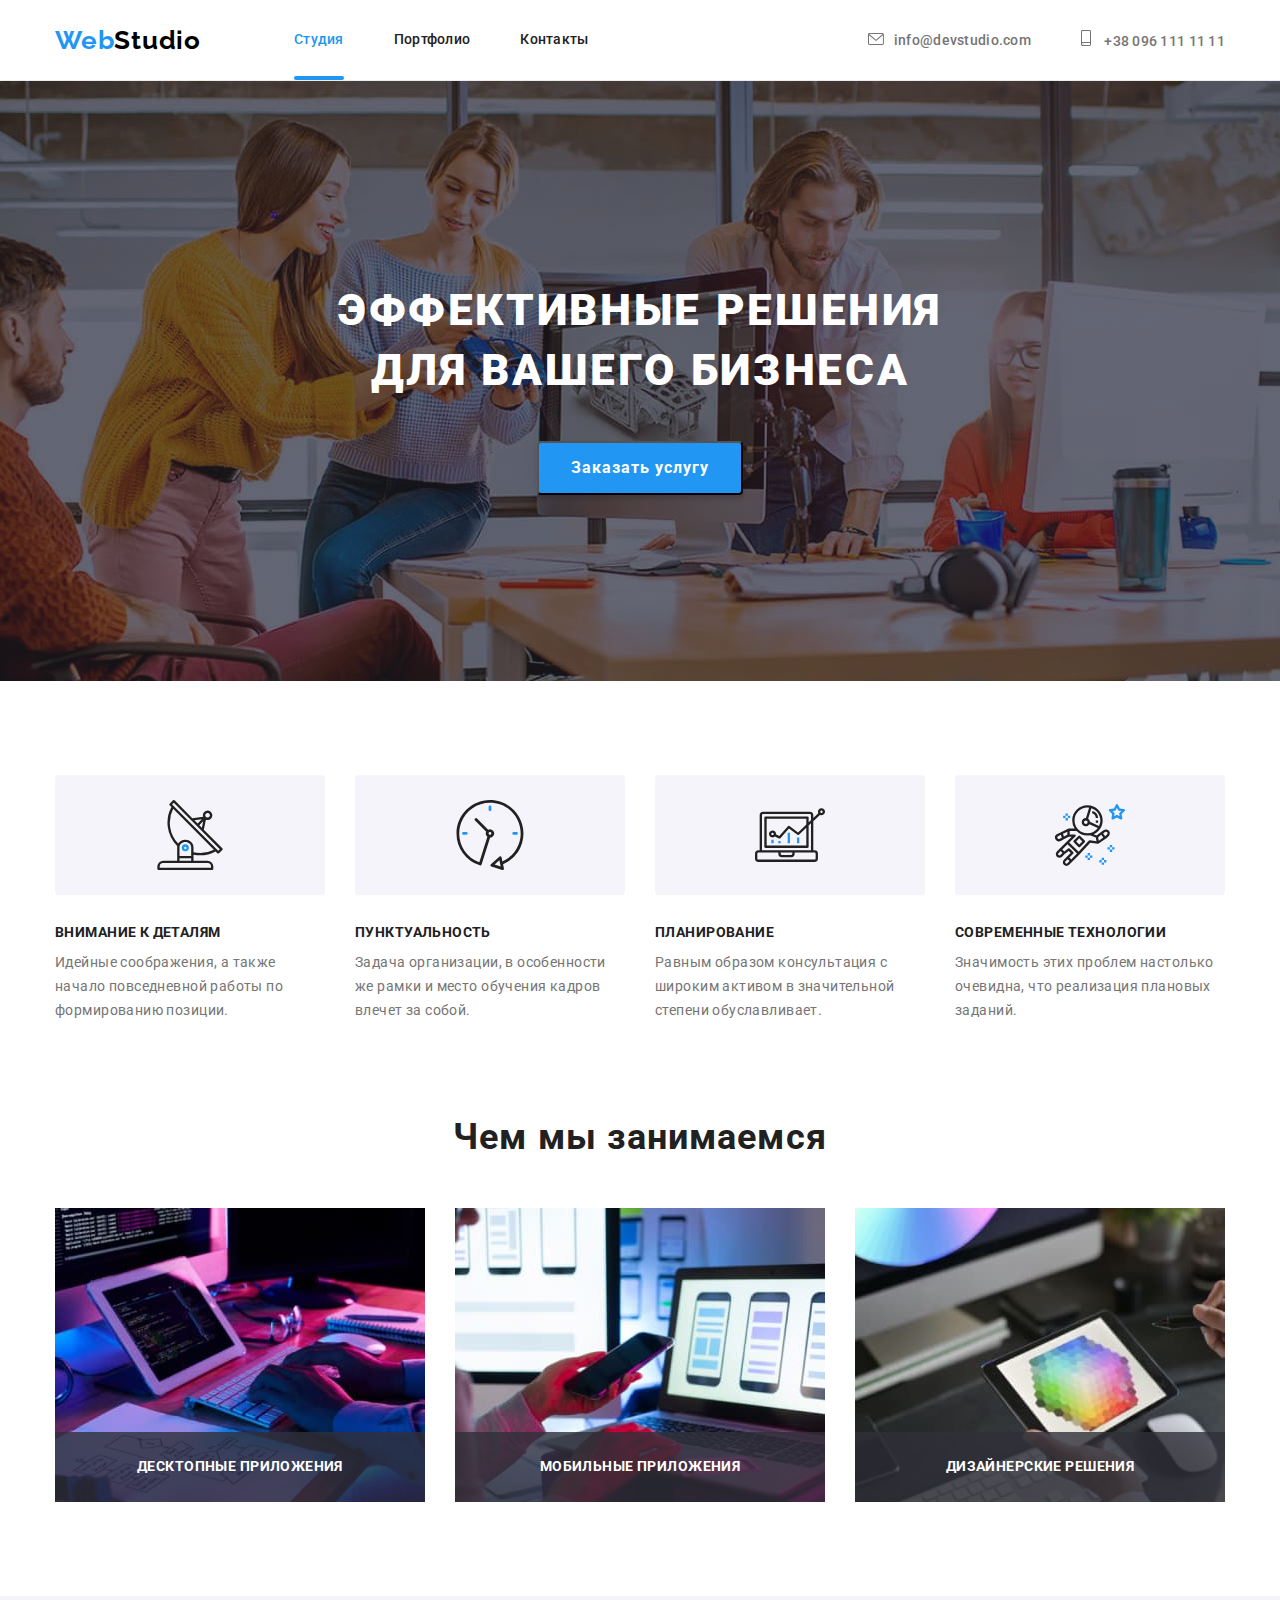
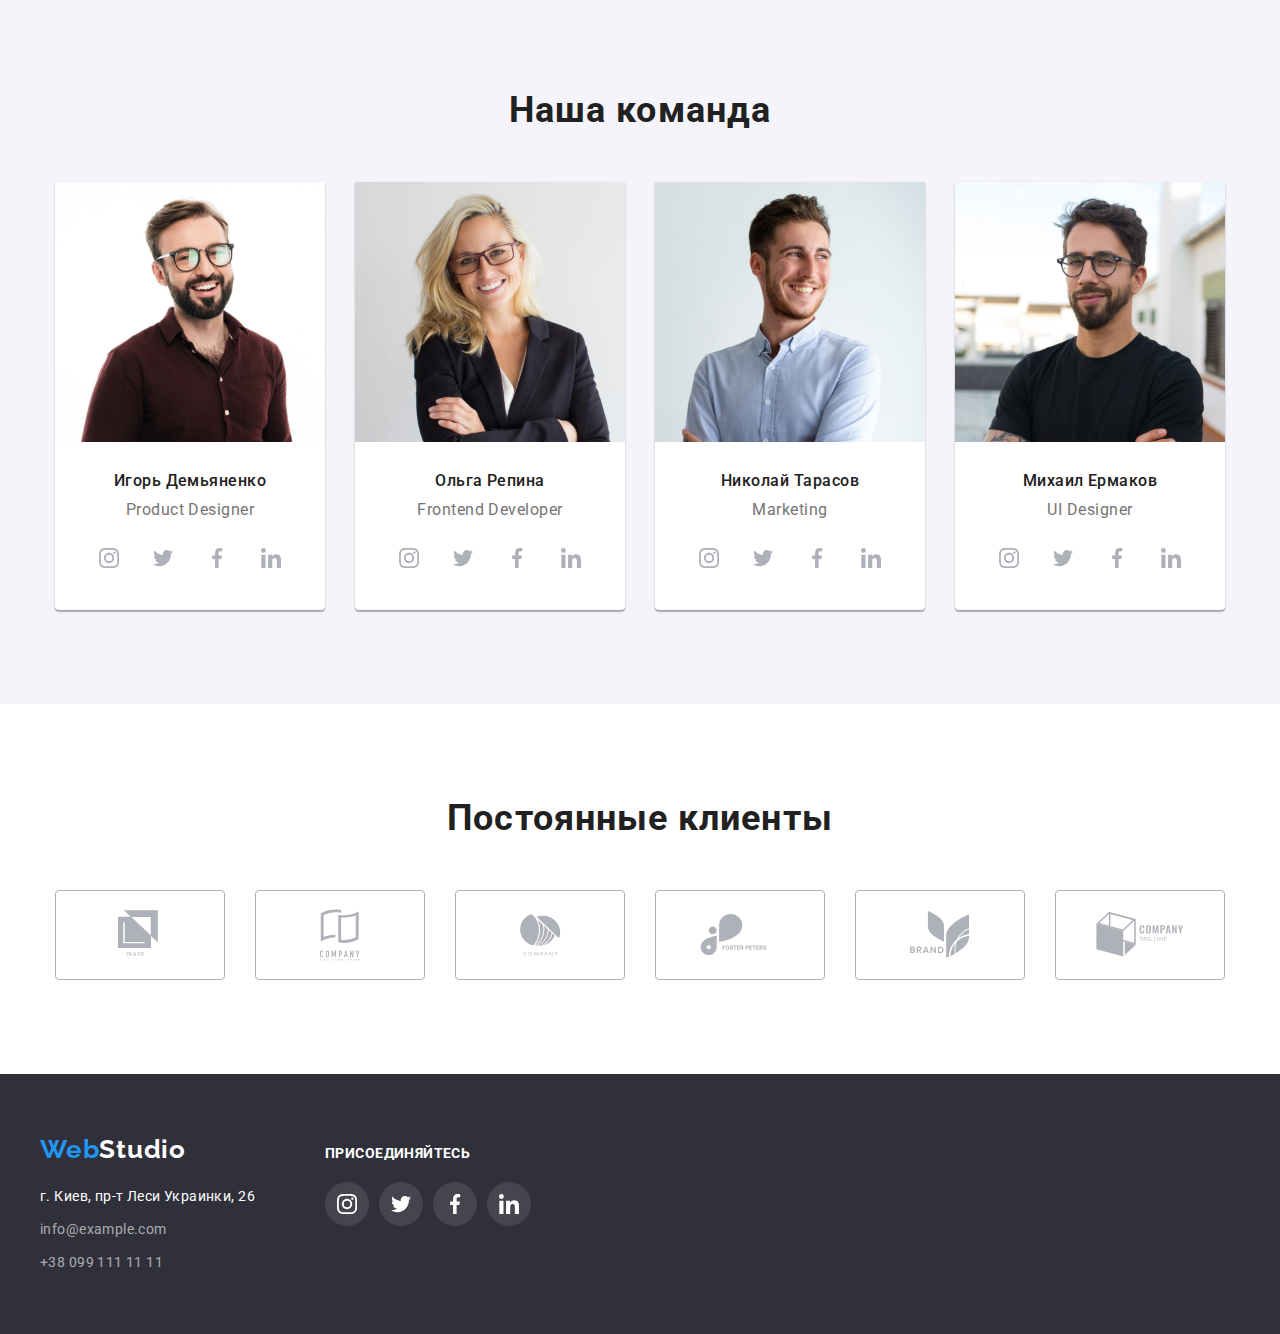
<file: index.html>
<!DOCTYPE html>
<html lang="en">
<head>
    <meta charset="UTF-8">
    <meta name="viewport" content="width=device-width, initial-scale=1.0">
    <link href="https://fonts.googleapis.com/css2?family=Raleway:wght@700&family=Roboto:wght@400;500;700;900&display=swap"
        rel="stylesheet">
        <link rel="stylesheet" href="https://cdnjs.cloudflare.com/ajax/libs/modern-normalize/1.0.0/modern-normalize.min.css">
    <link rel="stylesheet" href="./css/style.css">
  
    
    <title>homework5</title>
</head>
    <body>
        <header>
            <div class="container main-nav">
<nav class="nav">
    <a href="#" class="logo"><span class="logo-studio">Web</span>Studio</a>

    <ul class="site-nav">
        <li class="item"><a href="#" class="link current">Студия</a></li>
        <li class="item"><a href="portfolio.html" class="link">Портфолио</a></li>
        <li class="item"><a href="#" class="link">Контакты</a></li>
    </ul>
</nav>
<ul class="address-nav">
    <li class="item"><a href="#" class="link-nav">
        <svg class="icon" width="16px" height="12px">
            <use href="./images/icon/symbol-defs.svg#icon-envelope"></use>
        </svg>info@devstudio.com</a></li>
    <li class="item"><a href="#" class="link-nav">
        <svg class="icon" width="10px" height="16px">
            <use href="./images/icon/symbol-defs.svg#icon-smartphone"></use>
        </svg>
            +38 096 111 11 11</a></li>
</ul>
            </div>

            
                
        </header>
        
        <main>
            
                <section class="hero">
                    <div class="container">
                            <h1>Эффективные решения <br>
                                для вашего бизнеса</h1>
                            <button data-modal-open class="button" type="button">Заказать услугу</button>
                        </div>
                    
                    
                    
            
    
            </section>
    
    
            <!-- section about -->
                <section class="section">
                    
                    <div class="container">
                        <ul class="section-title">
                            <li class="item">
                                <div class="features-title"><svg class="icon-title" width="70px" height="70px">
                                        <use href="./images/icon/symbol-defs.svg#icon-antenna-1">
                                        </use>
                                    </svg>
                                </div>
                                <h3>Внимание к деталям</h3>
                                <p>Идейные соображения, а также начало повседневной работы по формированию позиции.</p>
                            </li>
                        
                            <li class="item">
                                <div class="features-title"><svg class="icon-title" width="70px" height="70px">
                                        <use href="./images/icon/symbol-defs.svg#icon-clock-1">
                                        </use>
                                    </svg>
                                </div>
                                <h3>Пунктуальность</h3>
                                <p>Задача организации, в особенности же рамки и место обучения кадров влечет за собой.</p>
                            </li>
                        
                            <li class="item">
                                <div class="features-title"><svg class="icon-title" width="70px" height="70px">
                                        <use href="./images/icon/symbol-defs.svg#icon-diagram-1">
                                        </use>
                                    </svg>
                                </div>
                                <h3>Планирование</h3>
                                <p>Равным образом консультация с широким активом в значительной степени обуславливает.</p>
                            </li>
                             <li class="item">
                                <div class="features-title"><svg class="icon-title" width="70px" height="70px">
                                        <use href="./images/icon/symbol-defs.svg#icon-astronaut-1">
                                        </use>
                                    </svg>
                                </div>
                                <h3>Современные технологии</h3>
                                <p>Значимость этих проблем настолько очевидна, что реализация плановых заданий.</p>
                            </li>
                        </ul>
                    </div>
                    </section>
            
    
            
                <section class="section-about">
                
                    <div class="container">
                        <h2>Чем мы занимаемся</h2>
                        <ul class="work-list">
                            <li class="item">
                                <div class="work-thumb">
                                    <img src="./images/img1.jpg" alt="img1" width="370">
                                    <div class="list-thumb">
                                        <p>Десктопные приложения</p>
                                    </div>
                                </div>
                            </li>
                            <li class="item">
                                <div class="work-thumb">
                                    <img src="./images/img2.jpg" alt="img2" width="370">
                                    <div class="list-thumb">
                                        <p>Мобильные приложения</p>  
                                    </div>
                                </div>
                            </li>
                            <li class="item">
                                <div class="work-thumb">
                                    <img src="./images/img3.jpg" alt="img3" width="370">
                                    <div class="list-thumb">
                                        <p>Дизайнерские решения</p>
                                    </div>
                                </div>
                            </li>
                        </ul>
                    </div>
                
                </section>
            

                
            
    
            
                <section class="section-team">
                    <div class="container">
                        <h2 class="team-title">Наша команда</h2>
                        
                        <ul class="team-list">
                            <li class="item">
                                <img src="./images/igor1.jpg" alt="Игорь Демьяненко" width="270">
                                 <div class="head-team">
                                     <h3>Игорь Демьяненко</h3>
                                     <p>Product Designer</p>
                                     <ul class="social-list list">
                                         <li class="socials-link">
                                             <a href="#" class="links">
                                                 <svg class="icon-socials" width="20px" height="20px">
                                                     <use href="./images/icon/symbol-defs.svg#icon-instagram-2"></use>
                                                 </svg>
                                             </a>
                                         </li>
                                         <li class="socials-link">
                                            <a href="#" class="links">
                                                <svg class="icon-socials" width="20px" height="20px">
                                                    <use href="./images/icon/symbol-defs.svg#icon-twitter-1"></use>
                                                </svg>
                                            </a>
                                         </li>
                                         <li class="socials-link">
                                            <a href="#" class="links">
                                                <svg class="icon-socials" width="20px" height="20px">
                                                    <use href="./images/icon/symbol-defs.svg#icon-facebook-1"></use>
                                                </svg>
                                            </a>
                                         </li>
                                         <li class="socials-link">
                                            <a href="#" class="links">
                                                <svg class="icon-socials" width="20px" height="20px">
                                                    <use href="./images/icon/symbol-defs.svg#icon-linkedin-1"></use>
                                                </svg>
                                            </a>
                                         </li>
                                     </ul>
                                 </div>
                                
                            </li>
                        
                        
                        
                            <li class="item">
                                <img src="./images/olga2.jpg" alt="Ольга Репина" width="270">             
                                <div class="head-team">
                                    <h3>Ольга Репина</h3>
                                    <p>Frontend Developer</p>
                                    <ul class="social-list list">
                                        <li class="socials-link">
                                            <a href="#" class="links">
                                                <svg class="icon-socials" width="20px" height="20px">
                                                    <use href="./images/icon/symbol-defs.svg#icon-instagram-2"></use>
                                                </svg>
                                            </a>
                                        </li>
                                        <li class="socials-link">
                                            <a href="#" class="links">
                                                <svg class="icon-socials" width="20px" height="20px">
                                                    <use href="./images/icon/symbol-defs.svg#icon-twitter-1"></use>
                                                </svg>
                                            </a>
                                        </li>
                                        <li class="socials-link">
                                            <a href="#" class="links">
                                                <svg class="icon-socials" width="20px" height="20px">
                                                    <use href="./images/icon/symbol-defs.svg#icon-facebook-1"></use>
                                                </svg>
                                            </a>
                                        </li>
                                        <li class="socials-link">
                                            <a href="#" class="links">
                                                <svg class="icon-socials" width="20px" height="20px">
                                                    <use href="./images/icon/symbol-defs.svg#icon-linkedin-1"></use>
                                                </svg>
                                            </a>
                                        </li>
                                    </ul>
                                </div>
                                
                            </li>
                        
                        
                        
                            <li class="item">
                                <img src="./images/nikolay3.jpg" alt="Николай Тарасов" width="270">
                                <div class="head-team">
                                    <h3>Николай Тарасов</h3>
                                    <p>Marketing</p>
                                    <ul class="social-list list">
                                        <li class="socials-link">
                                            <a href="#" class="links">
                                                <svg class="icon-socials" width="20px" height="20px">
                                                    <use href="./images/icon/symbol-defs.svg#icon-instagram-2"></use>
                                                </svg>
                                            </a>
                                        </li>
                                        <li class="socials-link">
                                            <a href="#" class="links">
                                                <svg class="icon-socials" width="20px" height="20px">
                                                    <use href="./images/icon/symbol-defs.svg#icon-twitter-1"></use>
                                                </svg>
                                            </a>
                                        </li>
                                        <li class="socials-link">
                                            <a href="#" class="links">
                                                <svg class="icon-socials" width="20px" height="20px">
                                                    <use href="./images/icon/symbol-defs.svg#icon-facebook-1"></use>
                                                </svg>
                                            </a>
                                        </li>
                                        <li class="socials-link">
                                            <a href="#" class="links">
                                                <svg class="icon-socials" width="20px" height="20px">
                                                    <use href="./images/icon/symbol-defs.svg#icon-linkedin-1"></use>
                                                </svg>
                                            </a>
                                        </li>
                                    </ul>
                                </div>
                                
                            </li>
                        
                        
                        
                            <li class="item">
                                <img src="./images/michail4.jpg" alt="Михаил Ермаков" width="270">
                                 <div class="head-team">
                                     <h3>Михаил Ермаков</h3>
                                     <p>UI Designer</p>
                                    <ul class="social-list list">
                                        <li class="socials-link">
                                            <a href="#" class="links">
                                                <svg class="icon-socials" width="20px" height="20px">
                                                    <use href="./images/icon/symbol-defs.svg#icon-instagram-2"></use>
                                                </svg>
                                            </a>
                                        </li>
                                        <li class="socials-link">
                                            <a href="#" class="links">
                                                <svg class="icon-socials" width="20px" height="20px">
                                                    <use href="./images/icon/symbol-defs.svg#icon-twitter-1"></use>
                                                </svg>
                                            </a>
                                        </li>
                                        <li class="socials-link">
                                            <a href="#" class="links">
                                                <svg class="icon-socials" width="20px" height="20px">
                                                    <use href="./images/icon/symbol-defs.svg#icon-facebook-1"></use>
                                                </svg>
                                            </a>
                                        </li>
                                        <li class="socials-link">
                                            <a href="#" class="links">
                                                <svg class="icon-socials" width="20px" height="20px">
                                                    <use href="./images/icon/symbol-defs.svg#icon-linkedin-1"></use>
                                                </svg>
                                            </a>
                                        </li>
                                    </ul>
                                 </div>
                            </li>
                        </ul>
                    </div>
                
                </section>

                <section class="section-clients">
                    <div class="container">
                        <h2 class="regular-clients">Постоянные клиенты</h2>
                        <ul class="client-list">
                            <li class="client-item">
                                <a href="#" class="client-link" >
                                    <svg class="client-icon" width="44px" height="49px">
                                        <use href="./images/icon/symbol-defs.svg#icon-logo-1"></use>
                                    </svg>
                                </a>
                            </li>
                            <li class="client-item">
                                <a href="" class="client-link" >
                                    <svg class="client-icon" width="40px" height="52px">
                                        <use href="./images/icon/symbol-defs.svg#icon-logo-2"></use>
                                    </svg>
                                </a>
                            </li>
                            <li class="client-item">
                                <a href="" class="client-link" >
                                    <svg class="client-icon" width="41px" height="42px">
                                        <use href="./images/icon/symbol-defs.svg#icon-logo-3"></use>
                                    </svg>
                                </a>
                            </li>
                            <li class="client-item">
                                <a href="" class="client-link" >
                                    <svg class="client-icon" width="80px" height="42px">
                                        <use href="./images/icon/symbol-defs.svg#icon-logo-4"></use>
                                    </svg>
                                </a>
                            </li>
                            <li class="client-item">
                                <a href="" class="client-link" >
                                    <svg class="client-icon" width="59px" height="47px">
                                        <use href="./images/icon/symbol-defs.svg#icon-logo-5"></use>
                                    </svg>
                                </a>
                            </li>
                            <li class="client-item">
                                <a href="" class="client-link" >
                                    <svg class="client-icon" width="88px" height="45px">
                                        <use href="./images/icon/symbol-defs.svg#icon-logo-6"></use>
                                    </svg>
                                </a>
                            </li>
                        </ul>
                    </div>
                    
                </section>
            
        </main>
        
            <footer class="footer">
                <div class="container footer">
                    <div class="footer-cont">
                        <a href="/" class="logo"><span class="logo-studio">Web</span><span class="studio">Studio</span></a>
                        <address class="address footer-address">
                            <ul class="info-address">
                                <li><a href="#" class="link">г. Киев, пр-т Леси Украинки, 26</a></li>
                                <li class="item-link"><a href="#" class="address-link">info@example.com</a></li>
                                <li class="item-link"><a href="#" class="address-link">+38 099 111 11 11</a></li>
                            </ul>
                        </address>
                    </div> 
                    <div class="footer-join">
                        <p class="footer-title">Присоединяйтесь</p>
                        <ul class="footer-socials">
                            <li>
                                <a href="#" class="footer-link">
                                    <svg class="footer-social" width="20px" height="20px">
                                        <use href="./images/icon/symbol-defs.svg#icon-instagram-2"></use>
                                    </svg>
                                </a>
                            </li>
                            <li>
                                <a href="#" class="footer-link">
                                    <svg class="footer-social" width="20px" height="20px">
                                        <use href="./images/icon/symbol-defs.svg#icon-twitter-1"></use>
                                    </svg>
                                </a>
                            </li>
                            
                            <li>
                                <a href="#" class="footer-link">
                                    <svg class="footer-social" width="20px" height="20px">
                                        <use href="./images/icon/symbol-defs.svg#icon-facebook-1"></use>
                                    </svg>
                                </a>
                            </li>
                            <li>
                                <a href="#" class="footer-link">
                                    <svg class="footer-social" width="20px" height="20px">
                                        <use href="./images/icon/symbol-defs.svg#icon-linkedin-1"></use>
                                    </svg>
                                </a>
                            </li>
                            
                        </ul>
                    </div>
                    
                </div>

                
            </footer>
        
                                      <!-- Модалка -->

                <div class="backdrop is-hidden" data-modal>
                    <div class="modal">
                        <button class="button-close" data-modal-close> 
                            <svg class="modal-icon" width="11px" height="11px">
                                <use href="./images/icon/symbol-defs.svg#icon-close"></use>
                            </svg>    
                        </button>
                    </div>
                </div>                      
    
    
    <script src="./js/modal.js"></script>
    </body>

</html>
</file>
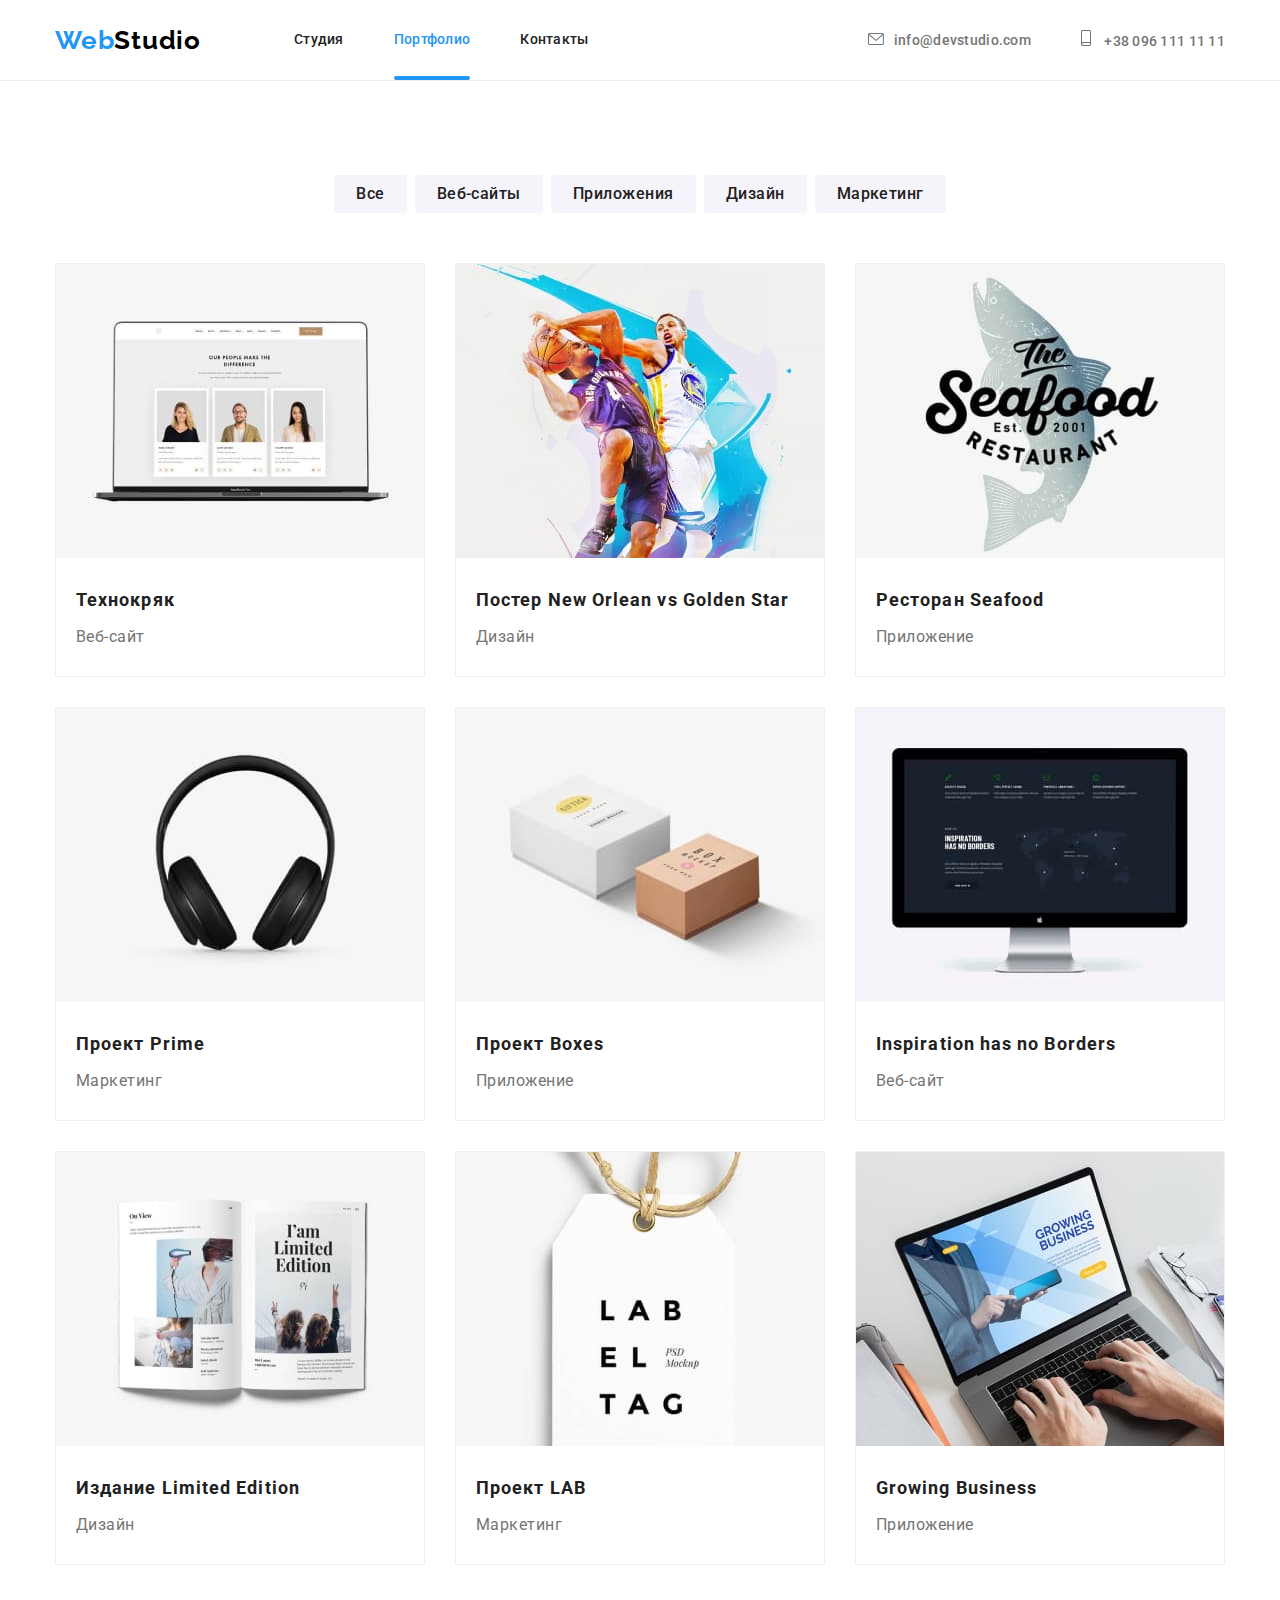
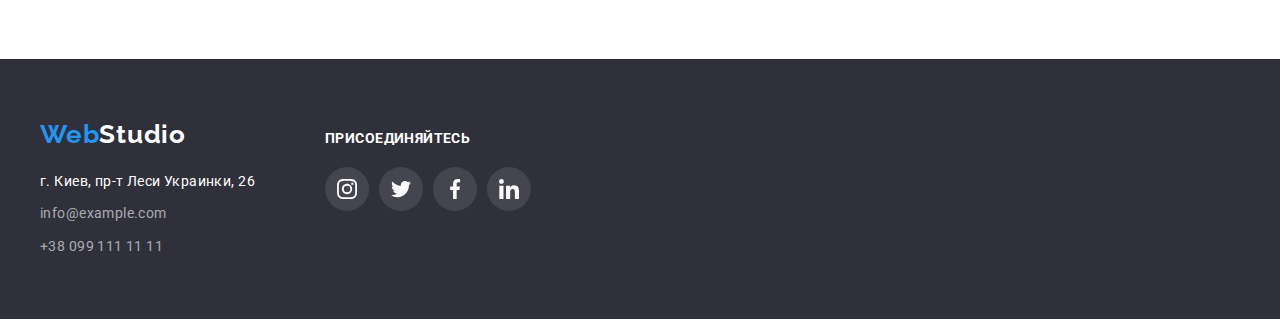
<file: portfolio.html>
<!DOCTYPE html>
<html lang="en">

<head>
    <meta charset="UTF-8">
    <meta name="viewport" content="width=device-width, initial-scale=1.0">
    <link href="https://fonts.googleapis.com/css2?family=Raleway:wght@700&family=Roboto:wght@400;500;700;900&display=swap"
        rel="stylesheet">
        <link rel="stylesheet" href="https://cdnjs.cloudflare.com/ajax/libs/modern-normalize/1.0.0/modern-normalize.min.css">
    <link rel="stylesheet" href="./css/style.css">
    
    
    <title>homework5</title>
</head>

<body>
    <header>
        
        <div class="container main-nav">
            <nav class="nav">
                <a href="#" class="logo"><span class="logo-studio">Web</span>Studio</a>
    
                <ul class="site-nav">
                    <li class="item"><a href="index.html" class="link">Студия</a></li>
                    <li class="item"><a href="#" class="link current">Портфолио</a></li>
                    <li class="item"><a href="#" class="link">Контакты</a></li>
                </ul>
            </nav>
            <ul class="address-nav">
                <li class="item"><a href="#" class="link-nav">
                        <svg class="icon" width="16px" height="12px">
                            <use href="./images/icon/symbol-defs.svg#icon-envelope"></use>
                        </svg>info@devstudio.com</a></li>
                <li class="item"><a href="#" class="link-nav">
                        <svg class="icon" width="10px" height="16px">
                            <use href="./images/icon/symbol-defs.svg#icon-smartphone"></use>
                        </svg>
                        +38 096 111 11 11</a></li>
            </ul>
        </div>
    
    </header>


    <main>
     
 
     
<section class="section-porfolio">
    <h1>Портфолио</h1>  
    <!-- buttons -->
    
        <div class="container">
            <ul class="container-button">
                <li class="item"><button class="button-portfolio" type="button">Все</button></li>
                <li class="item"><button class="button-portfolio" type="button">Веб-сайты</button></li>
                <li class="item"><button class="button-portfolio" type="button">Приложения</button></li>
                <li class="item"><button class="button-portfolio" type="button">Дизайн</button></li>
                <li class="item"><button class="button-portfolio" type="button">Маркетинг</button></li>
            </ul>
        
            <!-- exampls -->
            
            
                <ul class="portfolio-title cards">
                    <li class="item">
                        <a class="link" href="">
                            <div class="fallout-thumb">
                                <img src="./images/img11.jpg" alt="img11" width="370">
                                <div class="fallout-menu">
                                    <p class="fallout-text">
                                        Технокряк это современная площадка распространения коронавируса. 
                                        Компании используют эту
                                        платформу для цифрового
                                        шпионажа и атак на защищённые сервера конкурентов.
                                    </p>
                                </div>
                            </div>
                            <div class="head-portfolio">
                            <h2>Технокряк</h2>
                            <p>Веб-сайт</p>
                           </div>
                        </a>
                
                    </li>
                    <li class="item">
                        <a class="link" href="">
                            <div class="fallout-thumb">
                                <img src="./images/img22.jpg" alt="img22" width="370">
                                <div class="fallout-menu">
                                    <p class="fallout-text">
                                        Технокряк это современная площадка распространения коронавируса.
                                        Компании используют эту
                                        платформу для цифрового
                                        шпионажа и атак на защищённые сервера конкурентов.
                                    </p>
                                </div>
                            </div>
                            
                            <div class="head-portfolio">
                                <h2>Постер New Orlean vs Golden Star</h2>
                            <p>Дизайн</p>
                        </div>
                
                        </a>
                    </li>
                    <li class="item"> 
                        <a class="link" href="">
                        <div class="fallout-thumb">
                            <img src="./images/img33.jpg" alt="img33" width="370">
                            <div class="fallout-menu">
                                <p class="fallout-text">
                                    Технокряк это современная площадка распространения коронавируса.
                                    Компании используют эту
                                    платформу для цифрового
                                    шпионажа и атак на защищённые сервера конкурентов.
                                </p>
                            </div>
                        </div>
                            <div class="head-portfolio">
                                <h2>Ресторан Seafood</h2>
                            <p>Приложение</p>
                        </div>
                        </a>
                    </li>
                    <li  class="item">
                        <a class="link" href="">
                        <div class="fallout-thumb">
                            <img src="./images/img44.jpg" alt="img44" width="370">
                            <div class="fallout-menu">
                                <p class="fallout-text">
                                    Технокряк это современная площадка распространения коронавируса.
                                    Компании используют эту
                                    платформу для цифрового
                                    шпионажа и атак на защищённые сервера конкурентов.
                                </p>
                            </div>
                        </div>
                            <div class="head-portfolio">
                                <h2>Проект Prime</h2>
                            <p>Маркетинг</p>
                        </div>
                        </a>
                    </li>
                    <li class="item">
                        <a class="link" href="">
                            <div class="fallout-thumb">
                                <img src="./images/img55.jpg" alt="img55" width="370">
                                <div class="fallout-menu">
                                    <p class="fallout-text">
                                        Технокряк это современная площадка распространения коронавируса.
                                        Компании используют эту
                                        платформу для цифрового
                                        шпионажа и атак на защищённые сервера конкурентов.
                                    </p>
                                </div>
                            </div>
                            <div class="head-portfolio">
                                <h2>Проект Boxes</h2>
                            <p>Приложение</p>
                        </div>
                        </a>
                
                    </li>
                    <li class="item">
                        <a class="link" href="">
                            <div class="fallout-thumb">
                                <img src="./images/img66.jpg" alt="img66" width="370">
                                <div class="fallout-menu">
                                    <p class="fallout-text">
                                        Технокряк это современная площадка распространения коронавируса.
                                        Компании используют эту
                                        платформу для цифрового
                                        шпионажа и атак на защищённые сервера конкурентов.
                                    </p>
                                </div>
                            </div>
                            <div class="head-portfolio">
                                <h2>Inspiration has no Borders</h2>
                            <p>Веб-сайт</p>
                        </div>
                        </a>
                    </li>
                    <li class="item">
                        <a class="link" href="">
                            <div class="fallout-thumb">
                                <img src="./images/img77.jpg" alt="img77" width="370">
                                <div class="fallout-menu">
                                    <p class="fallout-text">
                                        Технокряк это современная площадка распространения коронавируса.
                                        Компании используют эту
                                        платформу для цифрового
                                        шпионажа и атак на защищённые сервера конкурентов.
                                    </p>
                                </div>
                            </div>
                            <div class="head-portfolio">
                                <h2>Издание Limited Edition</h2>
                            <p>Дизайн</p>
                        </div>
                        </a>
                    </li>
                
                    <li  class="item">
                        <a class="link" href="">
                            <div class="fallout-thumb">
                                <img src="./images/img88.jpg" alt="img88" width="370">
                                <div class="fallout-menu">
                                    <p class="fallout-text">
                                        Технокряк это современная площадка распространения коронавируса.
                                        Компании используют эту
                                        платформу для цифрового
                                        шпионажа и атак на защищённые сервера конкурентов.
                                    </p>
                                </div>
                            </div>
                            <div class="head-portfolio">
                                <h2>Проект LAB</h2>
                            <p>Маркетинг</p>
                        </div>
                        </a>
                    </li>
                
                    <li class="item">
                        <a class="link" href="">
                            <div class="fallout-thumb">
                                <img src="./images/img99.jpg" alt="img99" width="370">
                                <div class="fallout-menu">
                                    <p class="fallout-text">
                                        Технокряк это современная площадка распространения коронавируса.
                                        Компании используют эту
                                        платформу для цифрового
                                        шпионажа и атак на защищённые сервера конкурентов.
                                    </p>
                                </div>
                            </div>
                            <div class="head-portfolio">
                                <h2>Growing Business</h2>
                            <p>Приложение</p>
                        </div>
                        </a>
                    </li>
                </ul>
            </div>
        
</section>



    </main>
    <footer class="footer">
        <div class="container footer">
            <div class="footer-cont">
                <a href="/" class="logo"><span class="logo-studio">Web</span><span class="studio">Studio</span></a>
                <address class="address footer-address">
                    <ul class="info-address">
                        <li><a href="#" class="link">г. Киев, пр-т Леси Украинки, 26</a></li>
                        <li class="item-link"><a href="#" class="address-link">info@example.com</a></li>
                        <li class="item-link"><a href="#" class="address-link">+38 099 111 11 11</a></li>
                    </ul>
                </address>
            </div>
        
        <div class="footer-join">
            <p class="footer-title">Присоединяйтесь</p>
            <ul class="footer-socials">
                <li>
                    <a href="#" class="footer-link">
                        <svg class="footer-social" width="20px" height="20px">
                            <use href="./images/icon/symbol-defs.svg#icon-instagram-2"></use>
                        </svg>
                    </a>
                </li>
                <li>
                    <a href="#" class="footer-link">
                        <svg class="footer-social" width="20px" height="20px">
                            <use href="./images/icon/symbol-defs.svg#icon-twitter-1"></use>
                        </svg>
                    </a>
                </li>
        
                <li>
                    <a href="#" class="footer-link">
                        <svg class="footer-social" width="20px" height="20px">
                            <use href="./images/icon/symbol-defs.svg#icon-facebook-1"></use>
                        </svg>
                    </a>
                </li>
                <li>
                    <a href="#" class="footer-link">
                        <svg class="footer-social" width="20px" height="20px">
                            <use href="./images/icon/symbol-defs.svg#icon-linkedin-1"></use>
                        </svg>
                    </a>
                </li>
        
            </ul>
        </div>
        </div>
    </footer>


</body>

</html>
</file>
<file: css/style.css>
/* цвет основного текста #212121 */
/* вторичный цвет #757575 * /
/*белый #ffffff*/
/* цвет активности #2196F3 */
:root {
  --primary-text-color: #212121;
  --title-text-color: #757575;
  --accent-color: #2196f3;
  --primary-white-color: #ffffff;
  --main-bg-color: #f5f4fa;
  --second-bg-color: #2f303a;
  --transparency-color: rgba(255, 255, 255, 0.6);
  --icon-color: #afb1b8;
  --timing-animation: cubic-bezier(0.4, 0, 0.2, 1);
}

body {
  background-color: var(--primary-white-color);
  color: var(--primary-text-color);
  font-family: roboto, sans-serif;
  font-style: normal;
}
* {
  padding: 0px;
  margin: 0px;
}
img {
  display: block;
}
ul {
  list-style: none;
}

a {
  text-decoration: none;
}
/* header */

header {
  border-bottom: 1px solid #ececec;
}

/* logo */
.logo {
  color: black;

  font-weight: 700;
  font-size: 26px;
  line-height: 1.19;
  letter-spacing: 0.03em;
  font-family: raleway, sans-serif;
}
.logo-studio {
  color: var(--accent-color);
}

.studio {
  color: var(--primary-white-color);
}
/* site nav*/

.site-nav .link {
  display: block;
  position: relative;

  padding-top: 32px;
  padding-bottom: 32px;

  color: var(--primary-text-color);

  font-weight: 500;
  font-size: 14px;
  line-height: 1.14;
  letter-spacing: 0.02em;

  transition: color 250ms var(--timing-animation);
}

.site-nav .link:hover,
.site-nav .link:focus {
  color: var(--accent-color);
}

.site-nav .link.current {
  color: var(--accent-color);
}

.site-nav {
  margin: 0;
  margin-left: 93px;
  display: flex;
  align-items: center;
}

.site-nav .item + .item {
  margin-left: 50px;
}

.link-nav {
  display: block;
  color: var(--title-text-color);
  font-weight: 500;
  font-size: 14px;
  line-height: 16px;
  letter-spacing: 0.02em;

  transition: color 250ms var(--timing-animation);
}
.link-nav:hover,
.link-nav:focus {
  color: var(--accent-color);
}

.link-nav .icon {
  margin-right: 10px;
  fill: currentColor;
}

.current::after {
  content: "";
  display: block;
  position: absolute;
  bottom: 0;
  width: 100%;
  height: 4px;
  border-radius: 2px;
  background-color: var(--accent-color);
}

.address-nav {
  display: flex;
  align-items: center;
  margin: 0;
  margin-left: auto;
}

.address-nav .item + .item {
  margin-left: 50px;
}

.main-nav {
  display: flex;
  align-items: center;
  margin-left: auto;
  margin-right: auto;
}

.nav {
  display: flex;
  align-items: center;
}

/* site nav*/

/* hero */

.hero {
  height: 600px;
  max-width: 1600px;
  margin-left: auto;
  margin-right: auto;
  background-image: linear-gradient(
      to right,
      rgba(47, 48, 58, 0.4),
      rgba(47, 48, 58, 0.4)
    ),
    url(../images/hero.jpg);
  background-position: center;
  background-size: cover;
  background-repeat: no-repeat;
  background-color: var(--second-bg-color);
  padding: 200px 0;
}

.hero h1 {
  margin-top: 0;
  margin-bottom: 40px;
  color: var(--primary-white-color);
  font-weight: 900;
  font-size: 44px;
  line-height: 1.36;
  text-align: center;
  letter-spacing: 0.06em;
  text-transform: uppercase;
}

.hero {
  text-align: center;
}

.button {
  color: var(--primary-white-color);
  background-color: var(--accent-color);
  font-weight: 700;
  font-size: 16px;
  line-height: 1.87;
  align-items: center;
  text-align: center;
  letter-spacing: 0.06em;
  border-radius: 4px;
  box-shadow: 0px 4px 4px rgba(0, 0, 0, 0.15);
  display: inline-block;
  padding: 10px 32px;
}
.button:focus,
.button:hover {
  color: var(--primary-white-color);
}

/* section about*/

.section {
  padding-top: 94px;
  padding-bottom: 94px;
  font-size: 14px;
}
.section-title h3 {
  color: var(--primary-text-color);
  font-weight: 700;
  font-size: 14px;
  line-height: 1.14;
  letter-spacing: 0.03em;
  text-transform: uppercase;
  margin-top: 0;
  margin-bottom: 10px;
}

.section-title p {
  color: var(--title-text-color);
  font-weight: 400;
  font-size: 14px;
  line-height: 1.71;
  letter-spacing: 0.03em;
  margin: 0;
}

.section-title {
  text-align: left;
  display: flex;
  padding: 0;
  margin: 0;
}

.section-title .item {
  width: calc((100% - 90px) / 4);
  margin-right: 30px;
}

.item:nth-child(4n) {
  margin-right: 0px;
}

.section-title .features-title {
  display: flex;
  align-items: center;
  justify-content: center;
  width: 270px;
  height: 120px;
  background-color: var(--main-bg-color);
  border-radius: 4px;
  margin-bottom: 30px;
}

/* .section-title .item::before {
  display: block;
  content: " ";
  height: 120px;
  background: #f5f4fa;
  border-radius: 4px;
} */

/* section about*/

/* чум мы занимаемся */
.section-about h2 {
  font-size: 36px;
  line-height: 1.16;
  text-align: center;
  letter-spacing: 0.03em;
  margin: 0;
  margin-bottom: 50px;
}

.section-about {
  padding-bottom: 94px;
}

.section-about ul {
  margin-top: 0;
  margin-bottom: 0;
}

/* чeм мы занимаемся */

.work-list {
  display: flex;
}

.work-list .item {
  margin-right: 30px;
}
.work-list .item:nth-child(3n) {
  margin-right: 0;
}

.work-thumb {
  position: relative;
}

.list-thumb {
  position: absolute;
  bottom: 0;
  width: 100%;
  height: 70px;
  background-color: rgba(47, 48, 58, 0.8);
  text-transform: uppercase;
}

.list-thumb > p {
  font-weight: 700;
  font-size: 14px;
  line-height: 1.14;
  text-align: center;
  letter-spacing: 0.03em;
  text-transform: uppercase;
  padding: 27px;
  color: var(--primary-white-color);
}

/* section team */
.section-team {
  background-color: var(--main-bg-color);
  padding-top: 94px;
  padding-bottom: 94px;
}

.head-team {
  padding: 30px 40px 30px 40px;
}

.team-title {
  font-weight: 700;
  font-size: 36px;
  line-height: 1.16;
  text-align: center;
  letter-spacing: 0.03em;
  margin-top: 0;
  margin-bottom: 50px;
}

.team-list h3 {
  font-weight: 500;
  font-size: 16px;
  line-height: 1.18;
  text-align: center;
  letter-spacing: 0.03em;
  margin-top: 0;
  margin-bottom: 10px;
}
.team-list p {
  font-weight: 400;
  font-size: 16px;
  line-height: 1.18;
  text-align: center;
  letter-spacing: 0.03em;
  color: var(--title-text-color);
  margin-top: 0;
  margin-bottom: 16px;
}

.team-list {
  margin-top: 0;
  margin-bottom: 0;
  display: flex;
}

.team-list .item {
  width: 270px;
  margin-right: 30px;
}

.team-list > .item {
  background: var(--primary-white-color);
  box-shadow: 0px 1px 3px rgba(0, 0, 0, 0.12), 0px 1px 1px rgba(0, 0, 0, 0.14),
    0px 2px 1px rgba(0, 0, 0, 0.2);
  border-radius: 0px 0px 4px 4px;
}

.social-list .links {
  display: flex;
  justify-content: center;
  align-items: center;
  color: #afb1b8;
  width: 44px;
  height: 44px;
  border-radius: 50%;
  transition: background-color 250ms var(--timing-animation),
    color 250ms var(--timing-animation);
}

.socials-link {
  margin-right: 10px;
}

.socials-link:nth-child(4) {
  margin-right: 0;
}

.social-list {
  display: flex;
  justify-content: center;
}

.links:hover,
.links:focus {
  color: var(--primary-white-color);
  background-color: var(--accent-color);
}

.icon-socials {
  fill: currentColor;
}
/* section team */

/* address */

.address .link {
  color: var(--primary-white-color);
  font-weight: 400;
  font-size: 14px;
  line-height: 1.71;
  letter-spacing: 0.03em;
}
.address-link {
  color: var(--transparency-color);
  font-weight: 400;
  font-size: 14px;
  line-height: 1.71;
  letter-spacing: 0.03em;
}

.item-link {
  margin-top: 9px;
}

.address {
  font-style: normal;
}

.footer {
  background-color: #2f303a;
}

.footer .logo {
  margin-bottom: 20px;
}

.footer-cont {
  display: flex;
  flex-direction: column;
  align-items: flex-start;
  margin-right: 70px;
}

.footer-address {
  text-align: left;
}

.info-address {
  margin-top: 0;
  margin-bottom: 0;
}
/* address */

/* footer-join */

.footer-title {
  height: 16px;
  font-style: normal;
  font-weight: 700;
  font-size: 14px;
  line-height: 1.14;
  letter-spacing: 0.03em;
  text-transform: uppercase;
  color: var(--primary-white-color);
  margin-bottom: 20px;
  display: flex;
}

.footer-join .footer-link {
  display: flex;
  justify-content: center;
  align-items: center;
  color: var(--primary-white-color);
  width: 44px;
  height: 44px;
  border-radius: 50%;
}

.container.footer {
  display: flex;
  align-items: baseline;
  padding: 60px 0 60px 0;
}

.footer-link:hover,
.footer-link:focus {
  background-color: var(--accent-color);
}

.footer-link {
  background: rgba(255, 255, 255, 0.1);
  transition: background-color 250ms var(--timing-animation);
}

.footer-social {
  fill: currentColor;
}

.footer-socials {
  display: flex;
}

.footer-socials > li {
  margin-right: 10px;
}

.footer-socials > li:nth-child(4) {
  margin-right: 0;
}
/* footer-join */

/* PORTFOLIO */

.section-porfolio h1 {
  display: none;
}

.button-portfolio {
  color: var(--primary-text-color);
  background-color: var(--main-bg-color);
  font-weight: 500;
  font-size: 16px;
  line-height: 1.62;
  text-align: center;
  letter-spacing: 0.03em;

  border-radius: 4px;
  display: inline-block;
  border: none;
  padding: 6px 22px;

  transition: color 250ms var(--timing-animation),
    background-color 250ms var(--timing-animation),
    box-shadow 250ms var(--timing-animation);
}

.container-button .item {
  margin-right: 8px;
}

.container-button .item:nth-child(5n) {
  margin-right: 0;
}

.container-button {
  display: flex;
  justify-content: center;
}

.button-portfolio:focus {
  color: var(--accent-color);
  box-shadow: 0px 4px 4px rgba(0, 0, 0, 0.25);
}

.button-portfolio:hover {
  background-color: var(--accent-color);
  color: var(--primary-white-color);
  box-shadow: 0px 4px 4px rgba(0, 0, 0, 0.25);
}

/* exampls */

.fallout-thumb {
  position: relative;
  overflow: hidden;
}

.fallout-menu {
  position: absolute;
  opacity: 0;

  width: 100%;
  height: 100%;

  top: 0;
  left: 0;
  padding: 63px 24px;

  background: rgba(33, 150, 243, 0.9);

  transform: translateY(100%);
  transition: transform 250ms var(--timing-animation),
    opacity 250ms var(--timing-animation);
}

.portfolio-title a:hover .fallout-menu {
  transform: translateY(0);
}

.portfolio-title a:hover .fallout-menu,
.portfolio-title a:focus .fallout-menu {
  display: block;
  opacity: 1;
}

.portfolio-title .fallout-text {
  font-size: 18px;
  line-height: 1.5;
  font-weight: 400;
  letter-spacing: 0.03em;

  color: var(--primary-white-color);
}

.section-porfolio {
  padding-top: 94px;
  padding-bottom: 94px;
}

.head-portfolio {
  padding: 24px 20px 24px 20px;
}

.portfolio-title {
  margin: 0;
  margin-top: 50px;
}

.cards h2 {
  color: var(--primary-text-color);
  font-weight: 700;
  font-size: 18px;
  line-height: 2;
  letter-spacing: 0.06em;
  margin: 0px;
  padding-top: 0px;
  text-align: left;
}

.cards p {
  color: var(--title-text-color);
  font-weight: 400;
  font-size: 16px;
  line-height: 1.87;
  letter-spacing: 0.03em;
  margin-top: 4px;
  padding: 0;
  text-align: left;
}

.container-button {
  margin-top: 0;
  margin-bottom: 0;
}

.portfolio-title {
  display: flex;
  flex-wrap: wrap;
  background: var(--primary-white-color);
}

.portfolio-title .link {
  display: block;
}

.cards .item {
  border: 1px solid #eeeeee;
  box-sizing: border-box;
}

.cards .item {
  width: calc((100% - 60px) / 3);
  margin-right: 30px;
  margin-bottom: 30px;
}

.cards .item:nth-child(3n) {
  margin-right: 0;
}

.cards .item:nth-last-child(-n + 3) {
  margin-bottom: 0;
}

.portfolio-title .link:hover,
.portfolio-title .link:focus {
  box-shadow: 0px 1px 1px rgba(0, 0, 0, 0.12), 0px 4px 4px rgba(0, 0, 0, 0.06),
    1px 4px 6px rgba(0, 0, 0, 0.16);
}
/* exampls */

/* clients */

.section-clients {
  padding-top: 94px;
  padding-bottom: 94px;
}

.regular-clients {
  font-weight: 700;
  font-size: 36px;
  line-height: 1.16;
  text-align: center;
  letter-spacing: 0.03em;
  color: var(--primary-text-color);
  margin-bottom: 50px;
}

.client-link {
  display: flex;
  align-items: center;
  justify-content: center;
  color: var(--icons-color);
  width: 170px;
  height: 90px;
  border: 1px solid var(--icon-color);
  border-radius: 4px;
  transition: border-color 250ms var(--timing-animation);
}

.client-list {
  justify-content: center;
  display: flex;
}

.client-icon {
  fill: currentColor;
  color: #afb1b8;
  transition: fill 250ms var(--timing-animation);
}

.client-link:hover .client-icon {
  fill: var(--accent-color);
}

.section-clients .client-item {
  width: calc((100% - 150px) / 6);
  margin-right: 30px;
}

.client-list .client-item:nth-child(6n) {
  margin-right: 0px;
}

.client-link:hover,
.client-link:focus {
  border-color: var(--accent-color);
}
/* clients */

/* модалка */
.backdrop {
  position: fixed;

  top: 0;
  left: 0;

  width: 100%;
  height: 100%;

  background-color: rgba(0, 0, 0, 0.2);

  opacity: 1;
  transition: opacity 250ms var(--timing-animation);
}

.backdrop.is-hidden {
  opacity: 0;
  pointer-events: none;
}

.backdrop.is-hidden .modal {
  transform: scale(0.9) translate(-50%, -50%);
}

.modal {
  position: absolute;
  top: 50%;
  left: 50%;

  width: 528px;
  height: 581px;

  transform: scale(1) translate(-50%, -50%);
  transition: transform 250ms var(--timing-animation);

  background: #ffffff;
  box-shadow: 0px 1px 3px rgba(0, 0, 0, 0.12), 0px 1px 1px rgba(0, 0, 0, 0.14),
    0px 2px 1px rgba(0, 0, 0, 0.2);
  border-radius: 4px;
}

.button-close {
  position: absolute;
  top: 8px;
  right: 8px;
  width: 30px;
  height: 30px;
  margin: 0;
  padding: 0;
  background-color: var(--white);
  border: 1px solid rgba(0, 0, 0, 0.1);
  border-radius: 50%;
}
/* модалка */

/* контейнер*/
.container {
  width: 1200px;
  padding-left: 15px;
  padding-right: 15px;
  text-align: center;
  margin-left: auto;
  margin-right: auto;
}
</file>
